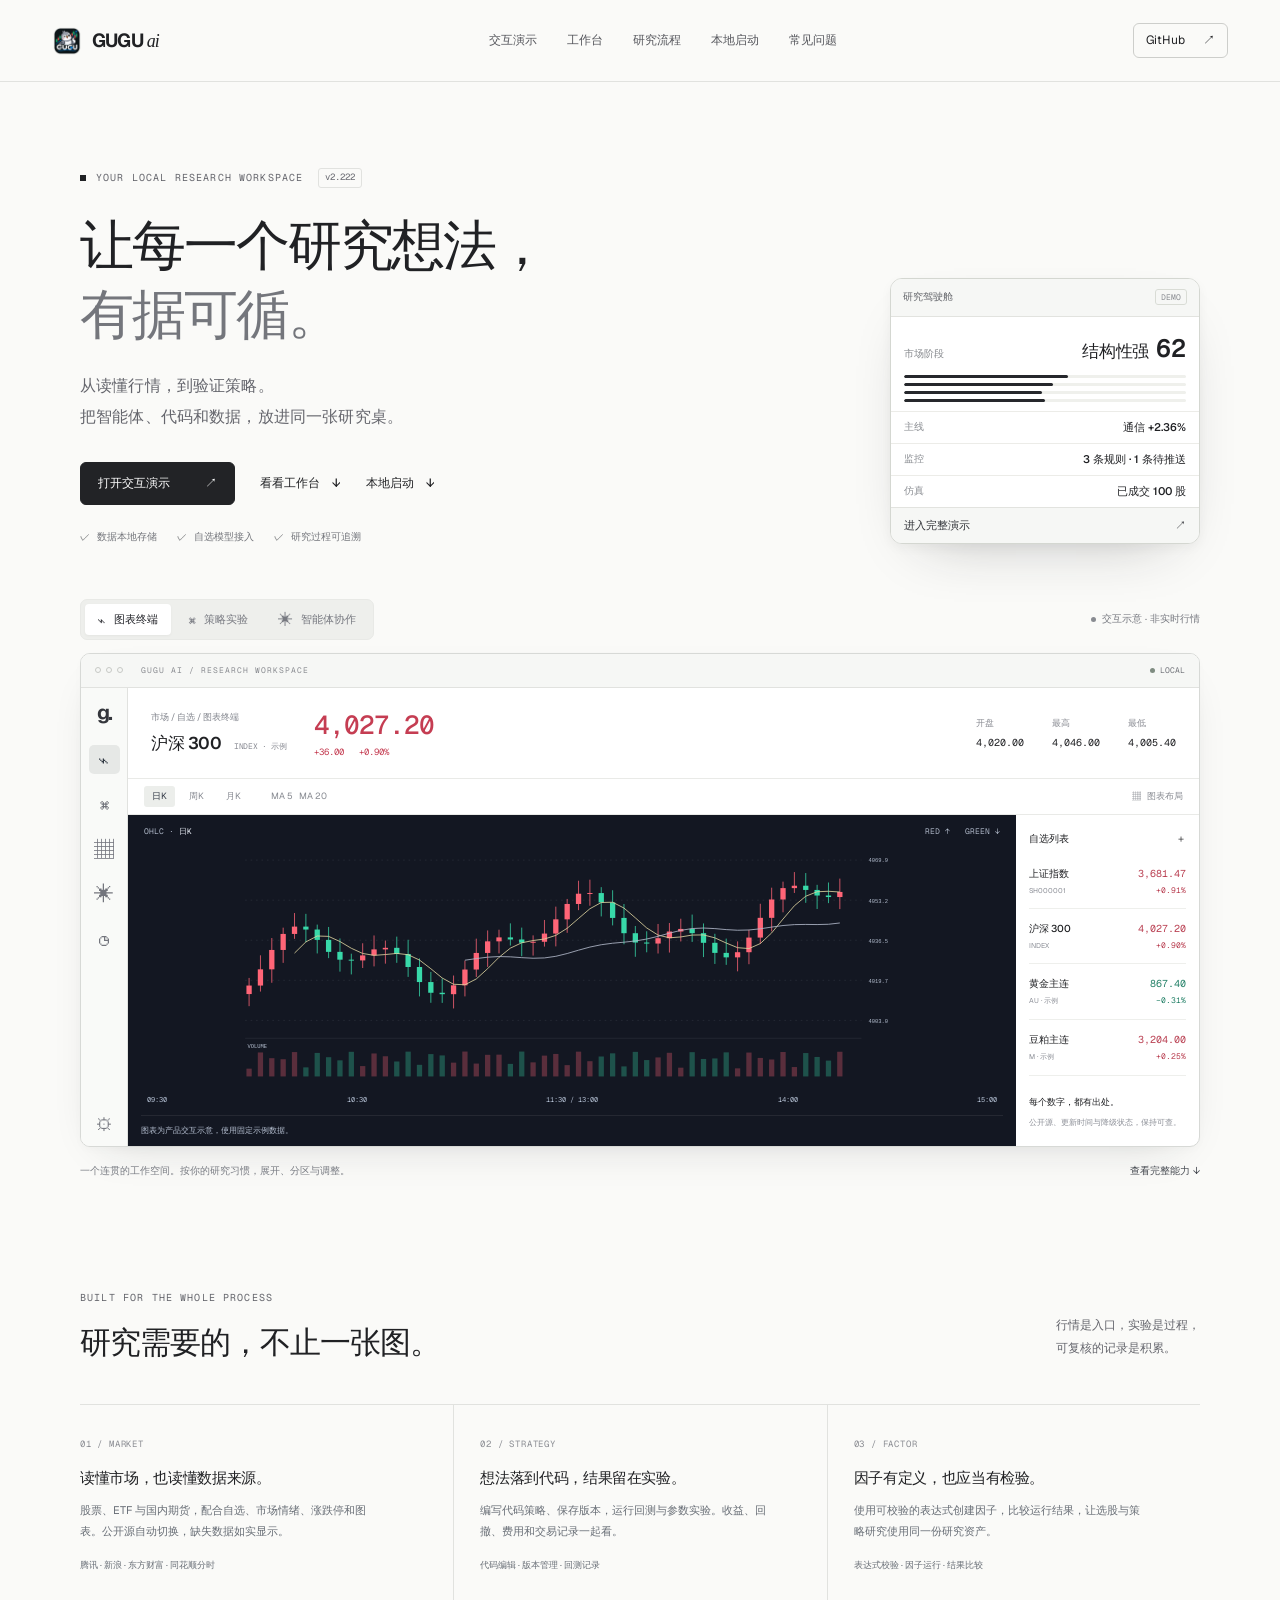
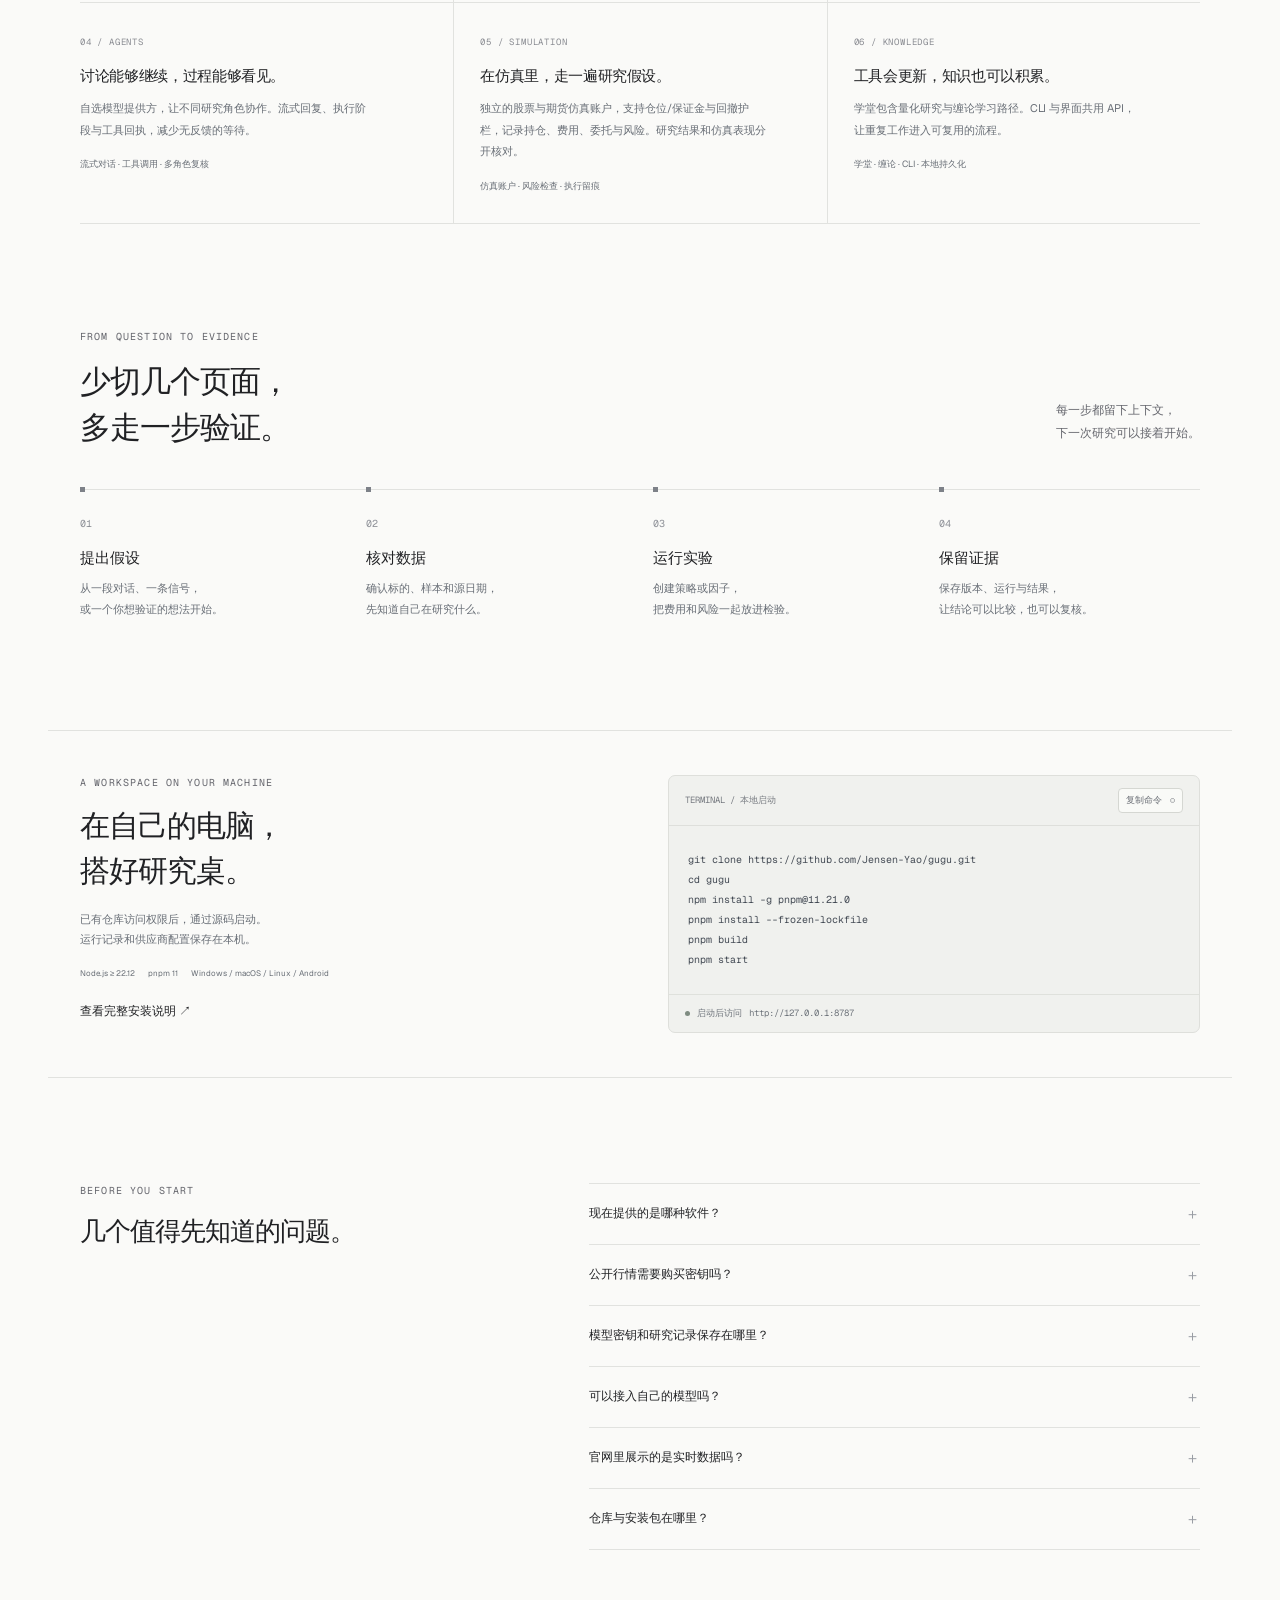
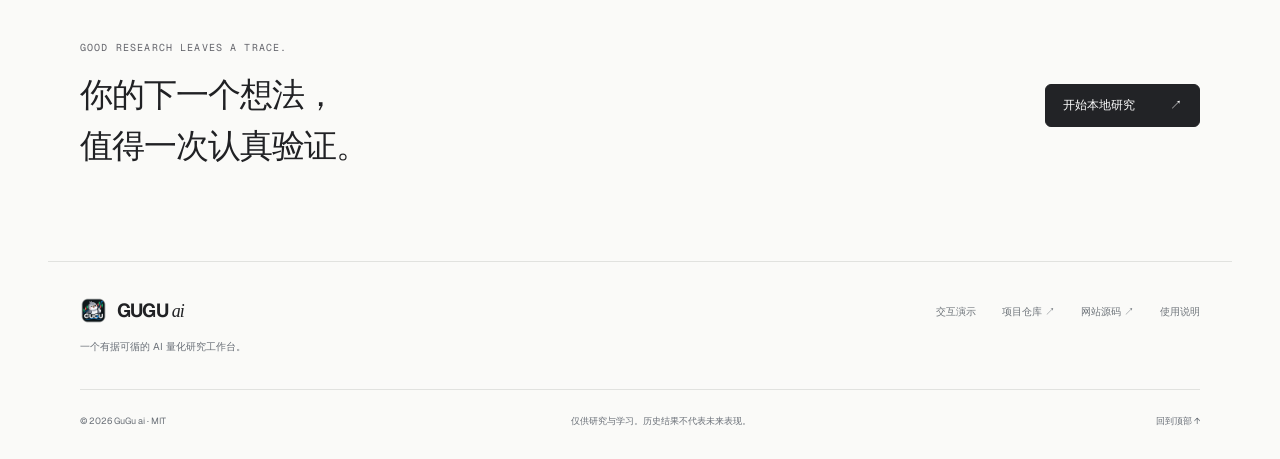
<file: site/index.html>
<!doctype html>
<html lang="zh-CN">
<head>
  <meta charset="utf-8">
  <meta name="viewport" content="width=device-width, initial-scale=1">
  <meta name="theme-color" content="#fafaf8">
  <meta name="description" content="GuGu ai 是在本地运行的 AI 量化研究工作台。把行情、智能体、代码策略、因子检验与仿真账户连接成可追溯的研究流程。">
  <meta property="og:title" content="GuGu ai — 让每一个研究想法，有据可循。">
  <meta property="og:description" content="行情、策略、因子与智能体，一个连贯的本地研究工作台。">
  <meta property="og:type" content="website">
  <meta property="og:url" content="https://jensen-yao.github.io/gugu-site/">
  <meta name="twitter:card" content="summary_large_image">
  <meta property="og:image" content="https://jensen-yao.github.io/gugu-site/assets/social.png">
  <link rel="canonical" href="https://jensen-yao.github.io/gugu-site/">
  <link rel="icon" href="assets/logo.png" type="image/png">
  <link rel="stylesheet" href="style.css?v=2221">
  <title>GuGu ai · 让研究，有据可循。</title>
  <script src="app.js" defer></script>
</head>
<body>
  <a class="skip-link" href="#main">跳到正文</a>
  <header class="site-header">
    <a class="brand" href="#" aria-label="GuGu ai 首页"><img src="assets/logo.png" width="30" height="30" alt=""><span>GUGU<span class="brand-ai">ai</span></span></a>
    <nav aria-label="主导航"><a href="demo.html">交互演示</a><a href="#workspace">工作台</a><a href="#workflow">研究流程</a><a href="#start">本地启动</a><a href="#questions">常见问题</a></nav>
    <a class="header-action" href="https://github.com/Jensen-Yao/gugu" target="_blank" rel="noopener noreferrer">GitHub <span aria-hidden="true">↗</span></a>
  </header>
  <main id="main">
    <section class="hero section-wrap" aria-labelledby="hero-title">
      <div class="hero-copy">
        <div class="eyebrow"><span class="small-mark" aria-hidden="true"></span> YOUR LOCAL RESEARCH WORKSPACE <span class="version">v2.222</span></div>
        <h1 id="hero-title">让每一个研究想法，<br><span>有据可循。</span></h1>
        <p class="hero-description">从读懂行情，到验证策略。<br class="desktop-break">把智能体、代码和数据，放进同一张研究桌。</p>
        <div class="hero-actions"><a class="button button-primary" href="demo.html">打开交互演示 <span aria-hidden="true">↗</span></a><a class="text-link" href="#workspace">看看工作台 <span aria-hidden="true">↓</span></a><a class="text-link" href="#start">本地启动 <span aria-hidden="true">↓</span></a></div>
        <div class="hero-notes"><span><i aria-hidden="true">✓</i> 数据本地存储</span><span><i aria-hidden="true">✓</i> 自选模型接入</span><span><i aria-hidden="true">✓</i> 研究过程可追溯</span></div>
      </div>
      <div class="hero-live" aria-label="GuGu 工作台预览">
        <div class="hero-live-head"><span>研究驾驶舱</span><em>DEMO</em></div>
        <div class="hero-live-score"><span>市场阶段</span><b>结构性强</b><strong>62</strong></div>
        <div class="hero-live-bars"><i><em style="width:58%"></em></i><i><em style="width:53%"></em></i><i><em style="width:49%"></em></i><i><em style="width:50%"></em></i></div>
        <div class="hero-live-row"><span>主线</span><b>通信 +2.36%</b></div>
        <div class="hero-live-row"><span>监控</span><b>3 条规则 · 1 条待推送</b></div>
        <div class="hero-live-row"><span>仿真</span><b>已成交 100 股</b></div>
        <a href="demo.html">进入完整演示 <span aria-hidden="true">↗</span></a>
      </div>
    </section>

    <section id="workspace" class="workspace-section section-wrap" aria-labelledby="workspace-title">
      <div class="workspace-heading"><h2 id="workspace-title" class="visually-hidden">探索研究工作台</h2><div class="preview-tabs" role="tablist" aria-label="工作台预览"><button id="tab-market" role="tab" aria-selected="true" aria-controls="preview-market" tabindex="0" data-view="market"><span aria-hidden="true">⌁</span> 图表终端</button><button id="tab-strategy" role="tab" aria-selected="false" aria-controls="preview-strategy" tabindex="-1" data-view="strategy"><span aria-hidden="true">⌘</span> 策略实验</button><button id="tab-agent" role="tab" aria-selected="false" aria-controls="preview-agent" tabindex="-1" data-view="agent"><span aria-hidden="true">✳</span> 智能体协作</button></div><span class="preview-label"><span aria-hidden="true"></span> 交互示意 · 非实时行情</span></div>
      <div class="product-window">
        <div class="window-chrome"><span class="window-dot"></span><span class="window-dot"></span><span class="window-dot"></span><span class="window-title">GUGU AI / RESEARCH WORKSPACE</span><span class="window-local"><span></span> LOCAL</span></div>
        <div class="product-content">
          <aside class="product-rail" aria-hidden="true"><span class="mini-logo">g.</span><span class="rail-item selected">⌁</span><span class="rail-item">⌘</span><span class="rail-item">▦</span><span class="rail-item">✳</span><span class="rail-item">◷</span><span class="rail-bottom">⚙</span></aside>
          <div class="preview-main">
            <section id="preview-market" class="preview-panel" role="tabpanel" aria-labelledby="tab-market">
              <div class="terminal-top"><div><span class="terminal-breadcrumb">市场 / 自选 / 图表终端</span><h3>沪深 300 <span>INDEX · 示例</span></h3></div><div class="terminal-price"><strong>4,027.20</strong><span>+36.00 &nbsp; +0.90%</span></div><dl class="preview-metrics"><div><dt>开盘</dt><dd>4,020.00</dd></div><div><dt>最高</dt><dd>4,046.00</dd></div><div><dt>最低</dt><dd>4,005.40</dd></div></dl></div>
              <div class="terminal-tools"><div class="periods" role="group" aria-label="示意图周期"><button data-period="1d" class="selected" aria-pressed="true">日K</button><button data-period="1w" aria-pressed="false">周K</button><button data-period="1M" aria-pressed="false">月K</button></div><span>MA 5 &nbsp; MA 20</span><span class="tool-layout">▦ &nbsp; 图表布局</span></div>
              <div class="terminal-body"><div class="chart-preview"><div class="chart-caption"><span>OHLC · <b id="chart-period-label">日K</b></span><span>RED ↑ &nbsp; GREEN ↓</span></div><svg id="market-chart" viewBox="0 0 850 320" role="img" aria-label="可切换周期的红涨绿跌K线示意图"></svg><div class="chart-footer"><span>09:30</span><span>10:30</span><span>11:30 / 13:00</span><span>14:00</span><span>15:00</span></div><div class="chart-source">图表为产品交互示意，使用固定示例数据。</div></div><aside class="watch-preview"><div>自选列表 <span>＋</span></div><dl><div><dt>上证指数<small>SH000001</small></dt><dd class="up">3,681.47<small>+0.91%</small></dd></div><div><dt>沪深 300<small>INDEX</small></dt><dd class="up">4,027.20<small>+0.90%</small></dd></div><div><dt>黄金主连<small>AU · 示例</small></dt><dd class="down">867.40<small>−0.31%</small></dd></div><div><dt>豆粕主连<small>M · 示例</small></dt><dd class="up">3,204.00<small>+0.25%</small></dd></div></dl><div class="watch-bottom"><b>每个数字，都有出处。</b><p>公开源、更新时间与降级状态，保持可查。</p></div></aside></div>
            </section>
            <section id="preview-strategy" class="preview-panel strategy-preview" role="tabpanel" aria-labelledby="tab-strategy" hidden>
              <div class="demo-heading"><div><span class="terminal-breadcrumb">研究 / 策略实验</span><h3>把假设，交给数据验证。</h3></div><span class="demo-badge">工作流示意</span></div>
              <div class="strategy-grid"><div class="code-demo"><div><span>trend_research.js</span><span>JavaScript</span></div><pre><code><span class="code-comment">// 先定义信号，再检验假设。</span>
<span class="code-keyword">const</span> fast = sma(close, <span class="code-number">10</span>);
<span class="code-keyword">const</span> slow = sma(close, <span class="code-number">30</span>);

<span class="code-keyword">return</span> {
  enter: crossAbove(fast, slow),
  exit: crossBelow(fast, slow),
  risk: { maxWeight: <span class="code-number">0.2</span> }
};

<span class="code-comment">// 伪代码示意，请按平台运行接口编写。</span></code></pre></div><div class="experiment-steps"><div><span>01</span><section><b>明确研究假设</b><p>信号、标的、样本窗口与风险约束。</p></section><i>✓</i></div><div><span>02</span><section><b>运行回测实验</b><p>把费用、滑点与样本边界放进结果。</p></section><i>✓</i></div><div><span>03</span><section><b>比较运行与证据</b><p>保留参数版本、运行记录与指标。</p></section><i>✓</i></div><div class="experiment-note">收益曲线只是开始。<br><b>研究结论，应当能够被复核。</b></div></div></div>
            </section>
            <section id="preview-agent" class="preview-panel agent-preview" role="tabpanel" aria-labelledby="tab-agent" hidden>
              <div class="demo-heading"><div><span class="terminal-breadcrumb">研究 / 智能体协作</span><h3>看得见过程，也找得到依据。</h3></div><span class="demo-badge">对话过程示意</span></div><div class="agent-demo-grid"><div class="agent-conversation"><div class="demo-user">研究沪深 300 的动量策略，先确认数据，再提出验证方案。</div><div class="demo-agent"><span class="agent-avatar">g.</span><div><b>GUGU 研究助手</b><p>先检查数据来源与样本窗口，再比较不同动量周期的表现。将交易成本和回撤作为检验约束。</p><div class="tool-receipt"><span>✓</span><div><strong>读取市场历史数据</strong><small>工具回执 · 提供方 / 周期 / 样本范围</small></div><span>已完成</span></div><details><summary>查看研究阶段</summary><p>核实数据 → 明确假设 → 设计实验 → 复核证据。模型提供的过程说明与工具回执可展开查看。</p></details></div></div></div><div class="agent-roles"><span class="tiny-title">一起研究，各有侧重</span><div><i>01</i><b>行情分析</b><small>价格、结构与样本质量</small></div><div><i>02</i><b>策略研究</b><small>信号、参数与实验设计</small></div><div><i>03</i><b>风险复核</b><small>回撤、成本与失效条件</small></div><p>工具调用与结果有迹可循，<br>等待也能知道进度。</p></div></div>
            </section>
          </div>
        </div>
      </div>
      <div class="workspace-caption"><span>一个连贯的工作空间。按你的研究习惯，展开、分区与调整。</span><a href="#capabilities">查看完整能力 <span aria-hidden="true">↓</span></a></div>
    </section>

    <section id="capabilities" class="capabilities section-wrap" aria-labelledby="capabilities-title">
      <div class="section-heading"><div><span class="eyebrow">BUILT FOR THE WHOLE PROCESS</span><h2 id="capabilities-title">研究需要的，不止一张图。</h2></div><p>行情是入口，实验是过程，<br>可复核的记录是积累。</p></div>
      <div class="capability-grid"><article><span class="feature-index">01 / MARKET</span><h3>读懂市场，也读懂数据来源。</h3><p>股票、ETF 与国内期货，配合自选、市场情绪、涨跌停和图表。公开源自动切换，缺失数据如实显示。</p><span class="feature-note">腾讯 · 新浪 · 东方财富 · 同花顺分时</span></article><article><span class="feature-index">02 / STRATEGY</span><h3>想法落到代码，结果留在实验。</h3><p>编写代码策略、保存版本，运行回测与参数实验。收益、回撤、费用和交易记录一起看。</p><span class="feature-note">代码编辑 · 版本管理 · 回测记录</span></article><article><span class="feature-index">03 / FACTOR</span><h3>因子有定义，也应当有检验。</h3><p>使用可校验的表达式创建因子，比较运行结果，让选股与策略研究使用同一份研究资产。</p><span class="feature-note">表达式校验 · 因子运行 · 结果比较</span></article><article><span class="feature-index">04 / AGENTS</span><h3>讨论能够继续，过程能够看见。</h3><p>自选模型提供方，让不同研究角色协作。流式回复、执行阶段与工具回执，减少无反馈的等待。</p><span class="feature-note">流式对话 · 工具调用 · 多角色复核</span></article><article><span class="feature-index">05 / SIMULATION</span><h3>在仿真里，走一遍研究假设。</h3><p>独立的股票与期货仿真账户，支持仓位/保证金与回撤护栏，记录持仓、费用、委托与风险。研究结果和仿真表现分开核对。</p><span class="feature-note">仿真账户 · 风险检查 · 执行留痕</span></article><article><span class="feature-index">06 / KNOWLEDGE</span><h3>工具会更新，知识也可以积累。</h3><p>学堂包含量化研究与缠论学习路径。CLI 与界面共用 API，让重复工作进入可复用的流程。</p><span class="feature-note">学堂 · 缠论 · CLI · 本地持久化</span></article></div>
    </section>

    <section id="workflow" class="workflow section-wrap" aria-labelledby="workflow-title"><div class="section-heading"><div><span class="eyebrow">FROM QUESTION TO EVIDENCE</span><h2 id="workflow-title">少切几个页面，<br>多走一步验证。</h2></div><p>每一步都留下上下文，<br>下一次研究可以接着开始。</p></div><ol class="workflow-line"><li><span>01</span><h3>提出假设</h3><p>从一段对话、一条信号，<br>或一个你想验证的想法开始。</p></li><li><span>02</span><h3>核对数据</h3><p>确认标的、样本和源日期，<br>先知道自己在研究什么。</p></li><li><span>03</span><h3>运行实验</h3><p>创建策略或因子，<br>把费用和风险一起放进检验。</p></li><li><span>04</span><h3>保留证据</h3><p>保存版本、运行与结果，<br>让结论可以比较，也可以复核。</p></li></ol></section>

    <section id="start" class="start-section section-wrap" aria-labelledby="start-title"><div class="start-copy"><span class="eyebrow">A WORKSPACE ON YOUR MACHINE</span><h2 id="start-title">在自己的电脑，<br>搭好研究桌。</h2><p>已有仓库访问权限后，通过源码启动。<br>运行记录和供应商配置保存在本机。</p><div class="start-requirements"><span>Node.js ≥ 22.12</span><span>pnpm 11</span><span>Windows / macOS / Linux / Android</span></div><a class="text-link" href="https://github.com/Jensen-Yao/gugu#快速开始" target="_blank" rel="noopener noreferrer">查看完整安装说明 ↗</a></div><div class="install-panel"><div class="install-heading"><span>TERMINAL / 本地启动</span><button id="copy-install" type="button" aria-label="复制启动命令">复制命令 <span aria-hidden="true">▢</span></button></div><pre><code id="install-code">git clone https://github.com/Jensen-Yao/gugu.git
cd gugu
npm install -g pnpm@11.21.0
pnpm install --frozen-lockfile
pnpm build
pnpm start</code></pre><div class="install-footer"><span class="local-dot"></span> 启动后访问 <code>http://127.0.0.1:8787</code></div><p id="copy-status" class="visually-hidden" role="status" aria-live="polite"></p></div></section>

    <section id="questions" class="faq section-wrap" aria-labelledby="faq-title"><div class="faq-heading"><span class="eyebrow">BEFORE YOU START</span><h2 id="faq-title">几个值得先知道的问题。</h2></div><div class="faq-list"><details><summary>现在提供的是哪种软件？<span aria-hidden="true">＋</span></summary><p>目前提供本地 Web 工作台、Node.js 服务、CLI、Electron 桌面端，以及 Android 原生端。桌面端复用同一界面和本地后端；Android 端内置全部沪深北A股与国内期货完整合约目录、公开行情快照、本地模拟炒股、研究、学堂与工具，不需要填写服务地址。公开下载站尚未发布。此站点用于介绍产品与演示交互。</p></details><details><summary>公开行情需要购买密钥吗？<span aria-hidden="true">＋</span></summary><p>已接入的公开行情通道无需密钥。它们通过轮询获取数据，可能延迟、限流或暂时不可用，并非交易所逐笔行情。页面会展示来源、源日期与快照降级状态；同花顺通道用于股票分时。</p></details><details><summary>模型密钥和研究记录保存在哪里？<span aria-hidden="true">＋</span></summary><p>供应商配置、会话和研究记录保存在本机 data 目录，不放入代码仓库。使用模型时，请求会发往你选择的模型提供方；调用外部工具时，数据传输范围由对应连接配置决定。</p></details><details><summary>可以接入自己的模型吗？<span aria-hidden="true">＋</span></summary><p>可以在工作台设置里配置模型提供方，包括 OpenAI 兼容接口及本地模型服务。模型的费用、网络可用性与工具支持，以你配置的提供方为准。</p></details><details><summary>官网里展示的是实时数据吗？<span aria-hidden="true">＋</span></summary><p>官网预览采用固定示例数据，帮助理解页面和研究流程。实际行情、模型调用和研究任务需要在启动后的本地工作台中使用。</p></details><details><summary>仓库与安装包在哪里？<span aria-hidden="true">＋</span></summary><p>应用代码位于 GitHub 项目仓库，目前需要访问权限。可以按 README 从源码运行，也可在本地执行 `pnpm desktop:build` 生成 Windows 安装包；这里没有提供未经发布的下载链接。</p></details></div></section>

    <section class="final-cta section-wrap"><div><span class="eyebrow">GOOD RESEARCH LEAVES A TRACE.</span><h2>你的下一个想法，<br>值得一次认真验证。</h2></div><a class="button button-primary" href="#start">开始本地研究 <span aria-hidden="true">↗</span></a></section>
  </main>
  <footer class="site-footer section-wrap"><div><a class="brand" href="#"><img src="assets/logo.png" width="27" height="27" alt=""><span>GUGU<span class="brand-ai">ai</span></span></a><p>一个有据可循的 AI 量化研究工作台。</p></div><div class="footer-links"><a href="demo.html">交互演示</a><a href="https://github.com/Jensen-Yao/gugu" target="_blank" rel="noopener noreferrer">项目仓库 ↗</a><a href="https://github.com/Jensen-Yao/gugu-site" target="_blank" rel="noopener noreferrer">网站源码 ↗</a><a href="#questions">使用说明</a></div><div class="footer-bottom"><span>© 2026 GuGu ai · MIT</span><span>仅供研究与学习。历史结果不代表未来表现。</span><a href="#">回到顶部 ↑</a></div></footer>
</body>
</html>
</file>
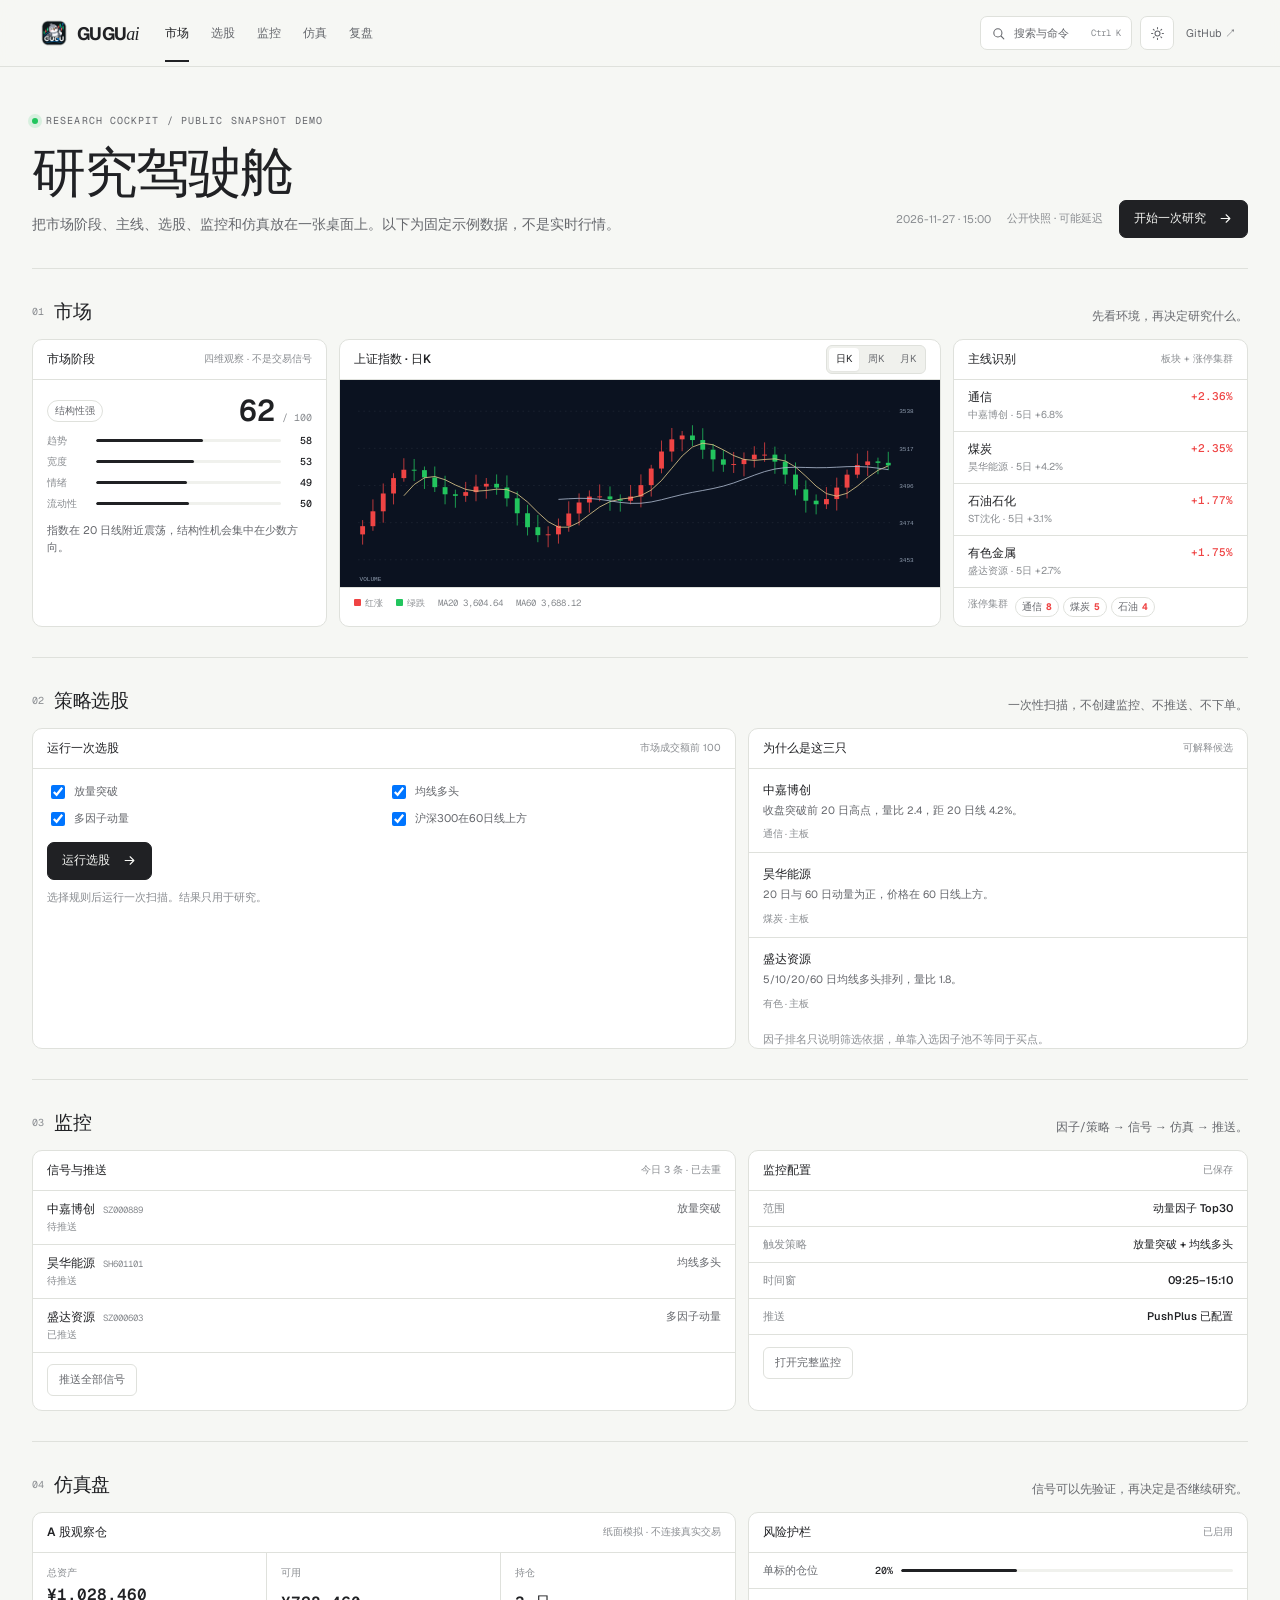
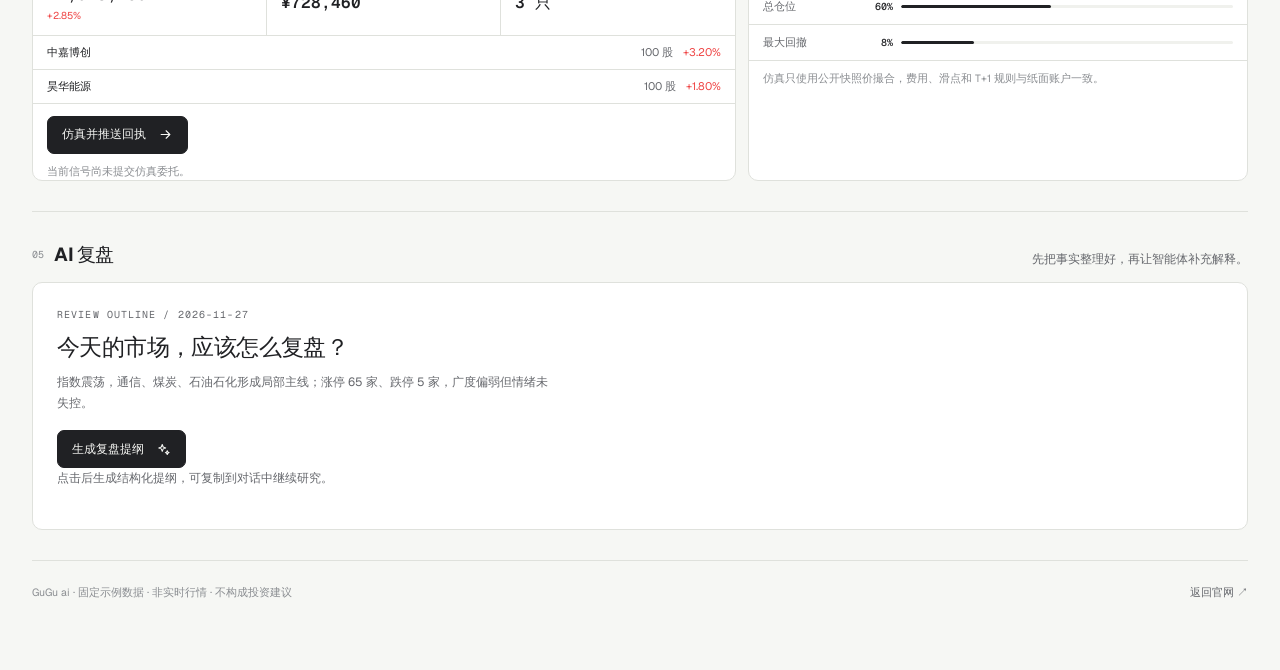
<file: site/demo.html>
<!doctype html>
<html lang="zh-CN" data-theme="light">
<head>
  <meta charset="utf-8">
  <meta name="viewport" content="width=device-width, initial-scale=1">
  <meta name="theme-color" content="#f6f7f4">
  <meta name="description" content="GuGu ai 交互演示：市场阶段、策略选股、监控信号、仿真盘和命令面板。使用固定示例数据。">
  <title>GuGu ai · 交互演示</title>
  <link rel="icon" href="assets/logo.png" type="image/png">
  <link rel="stylesheet" href="demo.css">
  <script src="demo.js" defer></script>
</head>
<body>
  <a class="skip-link" href="#demo-main">跳到演示正文</a>
  <svg class="svg-sprite" aria-hidden="true"><defs>
    <symbol id="i-chart" viewBox="0 0 24 24"><path d="M4 19V5M4 19h16M7 15l4-5 3 3 5-7"/></symbol>
    <symbol id="i-search" viewBox="0 0 24 24"><circle cx="11" cy="11" r="6.5"/><path d="m16 16 4.5 4.5"/></symbol>
    <symbol id="i-flask" viewBox="0 0 24 24"><path d="M9 3h6M9 4v5l-5 9.2A1.6 1.6 0 0 0 5.4 21h13.2a1.6 1.6 0 0 0 1.4-2.8L15 9V4M7.5 15h9"/></symbol>
    <symbol id="i-wallet" viewBox="0 0 24 24"><path d="M4 7.5A1.5 1.5 0 0 1 5.5 6h13A1.5 1.5 0 0 1 20 7.5v9a1.5 1.5 0 0 1-1.5 1.5h-13A1.5 1.5 0 0 1 4 16.5v-9ZM16 12h2M4 10h16"/></symbol>
    <symbol id="i-bell" viewBox="0 0 24 24"><path d="M6 9a6 6 0 0 1 12 0c0 5 2 6 2 6H4s2-1 2-6ZM10 19a2 2 0 0 0 4 0"/></symbol>
    <symbol id="i-sparkles" viewBox="0 0 24 24"><path d="m10 4 1.5 4L15.5 9.5l-4 1.5L10 15l-1.5-4L4.5 9.5 8.5 8 10 4ZM18 14l.9 2.1L21 17l-2.1.9L18 20l-.9-2.1L15 17l2.1-.9L18 14Z"/></symbol>
    <symbol id="i-arrow" viewBox="0 0 24 24"><path d="M5 12h14M13 6l6 6-6 6"/></symbol>
    <symbol id="i-sun" viewBox="0 0 24 24"><circle cx="12" cy="12" r="4"/><path d="M12 2.5v2M12 19.5v2M2.5 12h2M19.5 12h2M5.3 5.3l1.4 1.4M17.3 17.3l1.4 1.4M18.7 5.3l-1.4 1.4M6.7 17.3l-1.4 1.4"/></symbol>
    <symbol id="i-command" viewBox="0 0 24 24"><path d="M9 6.5A2.5 2.5 0 1 0 6.5 9H9v6H6.5a2.5 2.5 0 1 0 2.5 2.5V19h6v1.5a2.5 2.5 0 1 0 2.5-2.5H15V9h2.5A2.5 2.5 0 1 0 15 6.5V5H9v1.5Z"/></symbol>
    <symbol id="i-layers" viewBox="0 0 24 24"><path d="m12 3 8 4.5-8 4.5-8-4.5L12 3ZM4 12l8 4.5 8-4.5M4 16.5 12 21l8-4.5"/></symbol>
  </defs></svg>

  <header class="demo-header">
    <a class="demo-brand" href="index.html" aria-label="返回 GuGu ai 官网"><img src="assets/logo.png" width="28" height="28" alt=""><span>GUGU<span>ai</span></span></a>
    <nav class="demo-nav" aria-label="演示导航">
      <a href="#market" data-nav="market">市场</a>
      <a href="#screener" data-nav="screener">选股</a>
      <a href="#monitor" data-nav="monitor">监控</a>
      <a href="#paper" data-nav="paper">仿真</a>
      <a href="#review" data-nav="review">复盘</a>
    </nav>
    <div class="demo-header-actions">
      <button class="command-trigger" type="button" data-command-open><svg><use href="#i-search"/></svg><span>搜索与命令</span><kbd>Ctrl K</kbd></button>
      <button class="icon-button" type="button" data-theme-toggle aria-label="切换深浅主题" title="切换深浅主题"><svg class="theme-sun"><use href="#i-sun"/></svg><svg class="theme-moon"><use href="#i-command"/></svg></button>
      <a class="demo-github" href="https://github.com/Jensen-Yao/gugu" target="_blank" rel="noopener noreferrer">GitHub ↗</a>
    </div>
  </header>

  <main id="demo-main" class="demo-main">
    <section class="demo-hero" aria-labelledby="demo-title">
      <div>
        <div class="demo-eyebrow"><span class="live-dot"></span> RESEARCH COCKPIT / PUBLIC SNAPSHOT DEMO</div>
        <h1 id="demo-title">研究驾驶舱</h1>
        <p>把市场阶段、主线、选股、监控和仿真放在一张桌面上。以下为固定示例数据，不是实时行情。</p>
      </div>
      <div class="demo-hero-meta"><span>2026-11-27 · 15:00</span><span>公开快照 · 可能延迟</span><button class="primary-button" type="button" data-command-open>开始一次研究 <svg><use href="#i-arrow"/></svg></button></div>
    </section>

    <section id="market" class="demo-section" aria-labelledby="market-title">
      <div class="section-heading"><div><span class="section-index">01</span><h2 id="market-title">市场</h2></div><p>先看环境，再决定研究什么。</p></div>
      <div class="demo-grid market-grid">
        <article class="demo-card phase-card">
          <div class="card-head"><span>市场阶段</span><small>四维观察 · 不是交易信号</small></div>
          <div class="phase-score"><span class="phase-pill">结构性强</span><b>62</b><small>/ 100</small></div>
          <div class="phase-bars">
            <div><span>趋势</span><i><em style="width:58%"></em></i><b>58</b></div>
            <div><span>宽度</span><i><em style="width:53%"></em></i><b>53</b></div>
            <div><span>情绪</span><i><em style="width:49%"></em></i><b>49</b></div>
            <div><span>流动性</span><i><em style="width:50%"></em></i><b>50</b></div>
          </div>
          <p>指数在 20 日线附近震荡，结构性机会集中在少数方向。</p>
        </article>

        <article class="demo-card chart-card">
          <div class="card-head"><span>上证指数 · 日K</span><div class="segmented" role="group" aria-label="示例周期"><button class="selected" type="button" data-demo-period="1d">日K</button><button type="button" data-demo-period="1w">周K</button><button type="button" data-demo-period="1M">月K</button></div></div>
          <div class="chart-wrap"><svg id="demo-chart" viewBox="0 0 760 260" role="img" aria-label="上证指数示例K线"></svg></div>
          <div class="chart-legend"><span><i class="red"></i>红涨</span><span><i class="green"></i>绿跌</span><span>MA20 3,604.64</span><span>MA60 3,688.12</span></div>
        </article>

        <article class="demo-card mainline-card">
          <div class="card-head"><span>主线识别</span><small>板块 + 涨停集群</small></div>
          <div class="mainline-list">
            <button type="button"><b>通信</b><span>+2.36%</span><small>中嘉博创 · 5日 +6.8%</small></button>
            <button type="button"><b>煤炭</b><span>+2.35%</span><small>昊华能源 · 5日 +4.2%</small></button>
            <button type="button"><b>石油石化</b><span>+1.77%</span><small>ST沈化 · 5日 +3.1%</small></button>
            <button type="button"><b>有色金属</b><span>+1.75%</span><small>盛达资源 · 5日 +2.7%</small></button>
          </div>
          <div class="tag-row"><span>涨停集群</span><em>通信 <b>8</b></em><em>煤炭 <b>5</b></em><em>石油 <b>4</b></em></div>
        </article>
      </div>
    </section>

    <section id="screener" class="demo-section" aria-labelledby="screener-title">
      <div class="section-heading"><div><span class="section-index">02</span><h2 id="screener-title">策略选股</h2></div><p>一次性扫描，不创建监控、不推送、不下单。</p></div>
      <div class="demo-grid screener-grid">
        <article class="demo-card screener-card">
          <div class="card-head"><span>运行一次选股</span><small>市场成交额前 100</small></div>
          <div class="rule-grid">
            <label><input type="checkbox" checked> 放量突破</label>
            <label><input type="checkbox" checked> 均线多头</label>
            <label><input type="checkbox" checked> 多因子动量</label>
            <label><input type="checkbox" checked> 沪深300在60日线上方</label>
          </div>
          <button class="primary-button" type="button" data-run-screener>运行选股 <svg><use href="#i-arrow"/></svg></button>
          <p class="demo-note" data-screener-status>选择规则后运行一次扫描。结果只用于研究。</p>
          <div class="screener-results" data-screener-results hidden>
            <button type="button"><b>中嘉博创 <small>SZ000889</small></b><span>+2.36%</span><em>放量突破 · 均线多头</em></button>
            <button type="button"><b>昊华能源 <small>SH601101</small></b><span>+2.35%</span><em>多因子动量</em></button>
            <button type="button"><b>盛达资源 <small>SZ000603</small></b><span>+1.75%</span><em>放量突破</em></button>
          </div>
        </article>

        <article class="demo-card screener-side">
          <div class="card-head"><span>为什么是这三只</span><small>可解释候选</small></div>
          <div class="reason-list">
            <div><b>中嘉博创</b><p>收盘突破前 20 日高点，量比 2.4，距 20 日线 4.2%。</p><span>通信 · 主板</span></div>
            <div><b>昊华能源</b><p>20 日与 60 日动量为正，价格在 60 日线上方。</p><span>煤炭 · 主板</span></div>
            <div><b>盛达资源</b><p>5/10/20/60 日均线多头排列，量比 1.8。</p><span>有色 · 主板</span></div>
          </div>
          <p class="demo-note">因子排名只说明筛选依据，单靠入选因子池不等同于买点。</p>
        </article>
      </div>
    </section>

    <section id="monitor" class="demo-section" aria-labelledby="monitor-title">
      <div class="section-heading"><div><span class="section-index">03</span><h2 id="monitor-title">监控</h2></div><p>因子/策略 → 信号 → 仿真 → 推送。</p></div>
      <div class="demo-grid monitor-grid">
        <article class="demo-card monitor-card">
          <div class="card-head"><span>信号与推送</span><small>今日 3 条 · 已去重</small></div>
          <div class="signal-list">
            <button type="button" data-signal><b>中嘉博创 <small>SZ000889</small></b><span>放量突破</span><em>待推送</em></button>
            <button type="button" data-signal><b>昊华能源 <small>SH601101</small></b><span>均线多头</span><em>待推送</em></button>
            <button type="button" data-signal><b>盛达资源 <small>SZ000603</small></b><span>多因子动量</span><em>已推送</em></button>
          </div>
          <button class="ghost-button" type="button" data-push-all>推送全部信号</button>
        </article>

        <article class="demo-card monitor-config">
          <div class="card-head"><span>监控配置</span><small>已保存</small></div>
          <div class="config-row"><span>范围</span><b>动量因子 Top30</b></div>
          <div class="config-row"><span>触发策略</span><b>放量突破 + 均线多头</b></div>
          <div class="config-row"><span>时间窗</span><b>09:25–15:10</b></div>
          <div class="config-row"><span>推送</span><b>PushPlus 已配置</b></div>
          <button class="ghost-button" type="button" data-open-monitor>打开完整监控</button>
        </article>
      </div>
    </section>

    <section id="paper" class="demo-section" aria-labelledby="paper-title">
      <div class="section-heading"><div><span class="section-index">04</span><h2 id="paper-title">仿真盘</h2></div><p>信号可以先验证，再决定是否继续研究。</p></div>
      <div class="demo-grid paper-grid">
        <article class="demo-card paper-card">
          <div class="card-head"><span>A 股观察仓</span><small>纸面模拟 · 不连接真实交易</small></div>
          <div class="paper-metrics"><div><span>总资产</span><b>¥1,028,460</b><em>+2.85%</em></div><div><span>可用</span><b>¥728,460</b></div><div><span>持仓</span><b>3 只</b></div></div>
          <div class="position-list"><div><b>中嘉博创</b><span>100 股</span><em>+3.20%</em></div><div><b>昊华能源</b><span>100 股</span><em>+1.80%</em></div></div>
          <button class="primary-button" type="button" data-simulate>仿真并推送回执 <svg><use href="#i-arrow"/></svg></button>
          <p class="demo-note" data-paper-status>当前信号尚未提交仿真委托。</p>
        </article>

        <article class="demo-card paper-side">
          <div class="card-head"><span>风险护栏</span><small>已启用</small></div>
          <div class="risk-row"><span>单标的仓位</span><b>20%</b><i><em style="width:35%"></em></i></div>
          <div class="risk-row"><span>总仓位</span><b>60%</b><i><em style="width:45%"></em></i></div>
          <div class="risk-row"><span>最大回撤</span><b>8%</b><i><em style="width:22%"></em></i></div>
          <p class="demo-note">仿真只使用公开快照价撮合，费用、滑点和 T+1 规则与纸面账户一致。</p>
        </article>
      </div>
    </section>

    <section id="review" class="demo-section" aria-labelledby="review-title">
      <div class="section-heading"><div><span class="section-index">05</span><h2 id="review-title">AI 复盘</h2></div><p>先把事实整理好，再让智能体补充解释。</p></div>
      <article class="demo-card review-card">
        <div class="review-copy"><span class="demo-eyebrow">REVIEW OUTLINE / 2026-11-27</span><h3>今天的市场，应该怎么复盘？</h3><p>指数震荡，通信、煤炭、石油石化形成局部主线；涨停 65 家、跌停 5 家，广度偏弱但情绪未失控。</p><button class="primary-button" type="button" data-review>生成复盘提纲 <svg><use href="#i-sparkles"/></svg></button><p class="demo-note" data-review-status>点击后生成结构化提纲，可复制到对话中继续研究。</p></div>
        <div class="review-list" data-review-output hidden><div><b>1. 市场阶段</b><p>结构性强，趋势和广度没有同步走强。</p></div><div><b>2. 主线与分歧</b><p>通信、煤炭、石油石化领涨，需观察持续性和轮动。</p></div><div><b>3. 明日观察</b><p>指数能否守住 20 日线、涨停晋级率、成交额是否放大。</p></div><div><b>4. 风险边界</b><p>公开快照可能延迟；不把单日脉冲当成趋势。</p></div></div>
      </article>
    </section>

    <footer class="demo-footer"><span>GuGu ai · 固定示例数据 · 非实时行情 · 不构成投资建议</span><a href="index.html">返回官网 ↗</a></footer>
  </main>

  <div class="command-overlay" data-command-overlay hidden>
    <section class="command-panel" role="dialog" aria-modal="true" aria-label="全局命令面板">
      <div class="command-input"><svg><use href="#i-search"/></svg><input data-command-input placeholder="搜索功能、标的或最近会话…" aria-label="搜索功能、标的或最近会话"><kbd>Esc</kbd></div>
      <div class="command-list" data-command-list>
        <button type="button" data-command-action="market"><span>市场阶段</span><small>打开市场面板</small><b>↵</b></button>
        <button type="button" data-command-action="screener"><span>策略选股</span><small>运行一次扫描</small><b>↵</b></button>
        <button type="button" data-command-action="monitor"><span>监控</span><small>查看信号与推送</small><b>↵</b></button>
        <button type="button" data-command-action="paper"><span>仿真盘</span><small>验证委托与回执</small><b>↵</b></button>
        <button type="button" data-command-action="review"><span>AI 复盘</span><small>生成复盘提纲</small><b>↵</b></button>
      </div>
      <div class="command-footer"><span><kbd>↑</kbd><kbd>↓</kbd> 选择</span><span><kbd>Enter</kbd> 打开</span><span><kbd>Esc</kbd> 关闭</span></div>
    </section>
  </div>
</body>
</html>
</file>
<file: site/style.css>
@font-face{font-family:Geist;src:url('assets/fonts/geist-latin.woff2') format('woff2');font-weight:100 900;font-display:swap}@font-face{font-family:'Geist Mono';src:url('assets/fonts/geist-mono-latin.woff2') format('woff2');font-weight:100 900;font-display:swap}
:root{color-scheme:light;--paper:#fafaf8;--ink:#202124;--muted:#65666d;--line:#e1e2df;--navy:#131722;--red:#ff6577;--green:#38d9a9;--mono:'Geist Mono',Consolas,monospace;font-family:Geist,'Segoe UI','PingFang SC','Microsoft YaHei',sans-serif;font-synthesis:none;scroll-behavior:smooth;scroll-padding-top:94px}*{box-sizing:border-box}body{margin:0;background:var(--paper);color:var(--ink);font-size:15px;-webkit-font-smoothing:antialiased}button,a{-webkit-tap-highlight-color:transparent}a{color:inherit;text-decoration:none}button{font:inherit;cursor:pointer}button:focus-visible,a:focus-visible,summary:focus-visible{outline:2px solid #45618a;outline-offset:5px}button,a,summary{touch-action:manipulation}h1,h2,h3,p{margin:0}button:disabled{cursor:default}[hidden]{display:none!important}.section-wrap{max-width:1184px;margin-inline:auto;padding-inline:32px}.eyebrow{display:flex;align-items:center;gap:10px;font:10px/1.6 var(--mono);letter-spacing:1.15px;color:var(--muted)}.site-header{max-width:1440px;margin:auto;padding:23px 52px;display:flex;align-items:center;justify-content:space-between;border-bottom:1px solid var(--line);gap:24px}.brand{display:inline-flex;align-items:center;gap:10px;font-size:19px;font-weight:680;letter-spacing:-.8px}.brand img{display:block}.brand-ai{font-family:Georgia,serif;font-style:italic;font-size:18px;letter-spacing:-1px;padding-left:4px;font-weight:500}.site-header nav{display:flex;gap:30px;margin-left:34px}.site-header nav a,.header-action{font-size:12px;color:#55565c}.site-header nav a:hover,.text-link:hover,.footer-links a:hover{color:#111;text-decoration:underline;text-underline-offset:5px}.header-action{display:flex;gap:18px;border:1px solid #cdcecb;border-radius:6px;padding:8px 12px;color:var(--ink)}.hero{padding-top:86px;padding-bottom:55px;display:grid;grid-template-columns:minmax(0,1fr) 310px;gap:32px;align-items:end}.small-mark{width:6px;height:6px;background:var(--ink)}.version{font:9px/1.5 var(--mono);letter-spacing:0;padding:2px 6px;border:1px solid var(--line);border-radius:3px;margin-left:5px}.hero h1{font-size:clamp(37px,4.2vw,57px);font-weight:630;line-height:1.3;letter-spacing:-2.1px;margin:23px 0 20px}.hero h1>span{color:#74767c}.hero-description{font-size:16px;line-height:1.95;color:var(--muted);letter-spacing:.15px}.hero-actions{display:flex;gap:25px;align-items:center;margin-top:29px}.button{display:inline-flex;align-items:center;justify-content:center;gap:35px;border-radius:6px;padding:12px 17px;font-size:12px;font-weight:500;min-height:43px;transition:background .16s ease,transform .16s ease}.button-primary{background:#222326;color:white;border:1px solid #222326}.button-primary:hover{background:#414246;transform:translateY(-1px)}.text-link{font-size:12px;font-weight:500;display:inline-flex;gap:12px;align-items:center}.hero-notes{display:flex;gap:20px;font-size:10px;color:#74767c;margin-top:25px}.hero-notes i{font-style:normal;padding-right:4px;color:#55575a}.hero-aside{padding:0 0 7px 22px;border-left:1px solid var(--line)}.aside-index{font:8px var(--mono);letter-spacing:.6px;color:#77797e;white-space:nowrap}.hero-aside svg{width:116px;margin:14px 0 12px;fill:none;stroke:#dcddda;stroke-width:1}.hero-aside .aside-trend{stroke:#535b69;stroke-width:1.5}.hero-aside svg circle{fill:#535b69;stroke:none}.hero-aside p{font-size:11px;line-height:1.9;color:#717379}.workspace-section{scroll-margin-top:25px}.workspace-heading{display:flex;justify-content:space-between;align-items:center;margin-bottom:13px;gap:16px}.preview-tabs{display:flex;gap:4px;padding:4px;background:#eeefec;border:1px solid #e8e9e6;border-radius:7px}.preview-tabs button{border:0;background:none;color:#777980;border-radius:4px;padding:8px 13px;font-size:11px;display:flex;gap:8px;align-items:center;white-space:nowrap;transition:background .14s ease,color .14s ease}.preview-tabs [aria-selected=true]{color:#25262b;background:#fff;box-shadow:0 1px 3px #0000000b}.preview-tabs button span{font-size:15px;line-height:1}.preview-label{font-size:10px;color:#777980;display:flex;align-items:center;gap:6px}.preview-label>span{width:5px;height:5px;border-radius:50%;background:#888b91}.product-window{background:#fff;border:1px solid #d7d9d6;border-radius:10px;overflow:hidden;box-shadow:0 16px 45px -24px #20212433,0 3px 8px #20212405}.window-chrome{height:34px;display:flex;align-items:center;gap:5px;padding:0 14px;background:#f6f7f5;border-bottom:1px solid #e1e2df}.window-dot{width:6px;height:6px;border-radius:50%;border:1px solid #c7c9c5}.window-title{font:8px var(--mono);letter-spacing:1px;color:#8b8d92;margin-left:13px}.window-local{margin-left:auto;display:flex;align-items:center;gap:5px;font:8px var(--mono);color:#74767c}.window-local>span,.local-dot{display:inline-block;width:5px;height:5px;border-radius:50%;background:#7f8c81}.product-content{display:flex;min-height:440px}.product-rail{flex:0 0 47px;border-right:1px solid var(--line);background:#f9faf8;padding:11px 7px;display:flex;align-items:center;flex-direction:column;gap:16px;color:#73757d}.mini-logo{font-size:21px;font-weight:650;color:#34363c;letter-spacing:-1.5px;margin-bottom:3px}.rail-item{display:grid;place-items:center;width:31px;height:29px;font-size:20px}.rail-item.selected{color:#313943;background:#e6e8e6;border-radius:5px}.rail-bottom{margin-top:auto;font-size:17px}.preview-main{flex:1;min-width:0}.terminal-top{display:flex;align-items:center;padding:20px 23px;gap:28px}.terminal-breadcrumb{display:block;font-size:9px;color:#81848c;margin-bottom:8px}.terminal-top h3{font-size:17px;font-weight:600;letter-spacing:-.4px}.terminal-top h3>span{font:8px var(--mono);font-weight:400;color:#8a8c94;margin-left:9px}.terminal-price{margin-right:auto;display:flex;flex-direction:column;gap:4px;color:#c53d52}.terminal-price strong{font:500 26px var(--mono);letter-spacing:-1px}.terminal-price>span{font:9px var(--mono)}.preview-metrics{display:flex;gap:28px;font-size:9px;margin:0}.preview-metrics dt{color:#8a8c93;margin-bottom:6px}.preview-metrics dd{margin:0;font:10px var(--mono)}.terminal-tools{display:flex;align-items:center;border-block:1px solid #e9eae7;gap:22px;padding:7px 16px;font-size:9px;color:#878a91}.periods{display:flex;gap:6px}.periods button{border:0;background:none;color:#858890;font-size:9px;padding:4px 8px;border-radius:3px}.periods .selected{color:#303744;background:#eceeeb}.tool-layout{margin-left:auto}.terminal-body{display:grid;grid-template-columns:1fr 183px;min-height:316px}.chart-preview{background:var(--navy);padding:11px 13px 8px;min-width:0;color:#bfc7d5}.chart-caption{display:flex;justify-content:space-between;gap:12px;font:8px var(--mono);padding:0 3px 6px;color:#acb5c5}.chart-caption b{font-weight:450;color:#e0e4ed}#market-chart{width:100%;height:249px;display:block}.chart-footer{display:flex;justify-content:space-between;font:7px var(--mono);color:#b3bfd2;padding:0 6px;margin-top:3px}.chart-source{font-size:8px;color:#b5bfd0;border-top:1px solid #ffffff13;padding-top:9px;margin-top:11px}.watch-preview{padding:17px 13px;display:flex;flex-direction:column}.watch-preview>div:first-child{display:flex;justify-content:space-between;font-size:10px}.watch-preview dl{margin:8px 0 0}.watch-preview dl>div{display:flex;justify-content:space-between;gap:10px;padding:13px 0;border-bottom:1px solid #eeefec;font-size:10px}.watch-preview dt{font-weight:500}.watch-preview dd{font:10px var(--mono);margin:0;text-align:right}.watch-preview small{display:block;font-size:7px;color:#8b8e96;margin-top:5px;font-weight:400}.watch-preview dd small{color:inherit;font-size:8px}.up{color:#b93f51}.down{color:#238067}.watch-bottom{margin-top:auto;padding-top:14px}.watch-bottom b{font-size:9px;font-weight:500}.watch-bottom p{font-size:8px;line-height:1.8;color:#8b8e96;margin-top:6px}.workspace-caption{display:flex;justify-content:space-between;gap:20px;font-size:10px;color:#797c83;margin-top:17px}.workspace-caption a{color:#454950;white-space:nowrap}.capabilities{padding-top:112px}.section-heading{display:flex;justify-content:space-between;align-items:end;gap:40px;margin-bottom:38px}.section-heading h2,.start-copy h2,.faq h2{font-size:31px;line-height:1.5;letter-spacing:-1px;font-weight:580;margin-top:13px}.section-heading>p{font-size:12px;line-height:1.9;color:var(--muted);padding-bottom:6px}.capability-grid{display:grid;grid-template-columns:repeat(3,1fr);border-top:1px solid var(--line)}.capability-grid article{padding:27px 25px 30px 0;border-bottom:1px solid var(--line);min-height:190px}.capability-grid article:not(:nth-child(3n+1)){padding-left:26px;border-left:1px solid var(--line)}.feature-index{font:9px var(--mono);letter-spacing:.8px;color:#8b8d93}.capability-grid h3{font-size:15px;font-weight:560;line-height:1.6;letter-spacing:-.35px;margin:15px 0 10px}.capability-grid p{font-size:11px;line-height:1.95;color:#686e76;max-width:290px}.feature-note{display:block;font-size:9px;color:#686e76;margin-top:17px}.workflow{padding-top:105px}.workflow-line{display:grid;grid-template-columns:repeat(4,1fr);list-style:none;padding:0;margin:0;gap:25px;border-top:1px solid var(--line)}.workflow-line li{position:relative;padding-top:22px}.workflow-line li:before{content:'';position:absolute;left:0;top:-3px;width:5px;height:5px;background:#7d8188}.workflow-line>li>span{font:10px var(--mono);color:#8c8f96}.workflow-line h3{font-size:15px;font-weight:550;margin:17px 0 10px}.workflow-line p{font-size:11px;color:#686e76;line-height:1.9}.start-section{margin-top:110px;display:grid;grid-template-columns:1fr 1fr;gap:55px;padding-top:44px;padding-bottom:44px;border-block:1px solid var(--line)}.start-copy h2{margin-top:12px;font-size:30px}.start-copy>p{font-size:11px;line-height:1.9;color:#686e76;margin-top:16px}.start-requirements{display:flex;flex-wrap:wrap;gap:13px;font-size:8px;color:#686e76;margin:18px 0 22px}.install-panel{align-self:center;background:#f0f1ee;border:1px solid #dedfdb;border-radius:7px;overflow:hidden}.install-heading{padding:12px 16px;display:flex;align-items:center;justify-content:space-between;border-bottom:1px solid #dedfdb;gap:10px}.install-heading>span{font:9px var(--mono);color:#777b81}.install-heading button{border:1px solid #d5d7d2;background:#f9faf7;padding:5px 7px;border-radius:4px;display:flex;align-items:center;gap:8px;font-size:9px;color:#6c7077}.install-panel pre{margin:0;overflow:auto;padding:24px 19px}.install-panel pre code{font:10px/2 var(--mono);color:#424953}.install-footer{border-top:1px solid #dfe1dc;padding:12px 16px;font-size:9px;color:#6e747b;display:flex;align-items:center;gap:7px}.install-footer code{font:9px var(--mono)}.faq{padding-top:105px;display:grid;grid-template-columns:.85fr 1.15fr;gap:58px}.faq h2{font-size:26px}.faq-list details{border-bottom:1px solid var(--line)}.faq-list details:first-child{border-top:1px solid var(--line)}.faq-list summary{font-size:12px;list-style:none;cursor:pointer;display:flex;justify-content:space-between;align-items:center;gap:18px;padding:20px 0;font-weight:500}.faq-list summary::-webkit-details-marker{display:none}.faq-list summary>span{color:#979ba2;font-size:15px;font-weight:400}.faq-list details[open] summary>span{transform:rotate(45deg)}.faq-list details>p{font-size:11px;line-height:2;color:#686e76;padding:0 23px 20px 0}.final-cta{padding-block:90px;display:flex;align-items:center;justify-content:space-between;gap:30px}.final-cta h2{font-size:33px;font-weight:560;letter-spacing:-1px;line-height:1.55;margin-top:13px}.site-footer{padding-block:35px 25px;border-top:1px solid var(--line);display:flex;justify-content:space-between;flex-wrap:wrap;gap:35px}.site-footer>div:first-child>p{font-size:10px;color:#686e76;margin-top:12px}.footer-links{display:flex;gap:26px;align-items:flex-start;font-size:10px;color:#6e747a;padding-top:8px}.footer-bottom{flex-basis:100%;padding-top:25px;border-top:1px solid var(--line);display:flex;justify-content:space-between;gap:20px;font-size:9px;color:#686e76}.visually-hidden,.skip-link:not(:focus){position:absolute!important;width:1px;height:1px;padding:0;margin:-1px;overflow:hidden;clip:rect(0,0,0,0);white-space:nowrap;border:0}.skip-link:focus{position:fixed;z-index:100;left:10px;top:10px;padding:12px;background:white;border:1px solid #222}.demo-heading{display:flex;justify-content:space-between;align-items:center;gap:15px;padding:27px 28px 21px}.demo-heading h3{font-size:20px;font-weight:560;letter-spacing:-.5px}.demo-badge{border:1px solid #e2e5df;background:#f6f8f3;padding:5px 8px;font-size:9px;border-radius:4px;color:#6c746c}.strategy-grid{display:grid;grid-template-columns:1.1fr 1fr;gap:30px;padding:0 28px 30px}.code-demo{background:var(--navy);border-radius:6px;color:#dde2ec;overflow:hidden}.code-demo>div{padding:11px 15px;border-bottom:1px solid #ffffff15;display:flex;justify-content:space-between;font:8px var(--mono);color:#a8b5c7}.code-demo pre{font:11px/2.05 var(--mono);margin:0;padding:21px 17px;overflow:auto}.code-comment{color:#a4b3c8}.code-keyword{color:#d7b8e5}.code-number{color:#b7cfbb}.experiment-steps>div:not(.experiment-note){display:flex;align-items:start;gap:14px;padding:18px 0;border-bottom:1px solid var(--line)}.experiment-steps>div>span{font:10px var(--mono);color:#949a9e;padding-top:2px}.experiment-steps b{font-size:12px;font-weight:550}.experiment-steps p{font-size:10px;line-height:1.8;color:#7e838a;margin-top:6px}.experiment-steps i{margin-left:auto;font-size:10px;font-style:normal;color:#6f8072}.experiment-note{font-size:11px;line-height:2;color:#878c92;margin-top:20px}.experiment-note b{color:#4b525a}.agent-demo-grid{display:grid;grid-template-columns:1.35fr 1fr;gap:40px;padding:0 28px 32px}.demo-user{background:#f0f2ef;border:1px solid #e6e9e3;padding:12px 15px;border-radius:7px;font-size:11px;line-height:1.8;margin-left:45px}.demo-agent{display:flex;gap:12px;margin-top:26px}.agent-avatar{flex:0 0 28px;height:28px;display:grid;place-items:center;background:#24292c;color:#fff;border-radius:6px;font-size:19px;font-weight:600}.demo-agent>div{min-width:0}.demo-agent b{font-size:11px;font-weight:560}.demo-agent p{font-size:11px;line-height:2;color:#747d85;margin-top:8px}.tool-receipt{display:flex;align-items:center;gap:10px;border:1px solid #dce3d9;background:#f5f8f3;border-radius:6px;padding:11px 12px;margin-top:16px;color:#506249;font-size:10px}.tool-receipt strong{display:block;font-size:10px;font-weight:550}.tool-receipt small{display:block;font-size:8px;color:#7d8b76;margin-top:5px}.tool-receipt>span:last-child{margin-left:auto;font-size:8px;white-space:nowrap}.demo-agent details{margin-top:13px;font-size:10px;color:#888f95}.demo-agent summary{cursor:pointer}.agent-roles{padding:5px 0 0 10px}.tiny-title{font-size:9px;color:#8c9298}.agent-roles>div{display:grid;grid-template-columns:25px 1fr;gap:7px 10px;padding:19px 0;border-bottom:1px solid var(--line)}.agent-roles i{grid-row:span 2;font:9px var(--mono);color:#9aa0a6}.agent-roles b{font-size:12px;font-weight:550}.agent-roles small{font-size:9px;color:#92989d}.agent-roles>p{font-size:10px;line-height:1.9;color:#686e76;margin-top:22px}
@media(min-width:1600px){.hero{padding-top:112px}.site-header{padding-inline:70px}}@media(max-width:1000px){.section-wrap{padding-inline:28px}.hero{padding-top:62px;grid-template-columns:1fr 170px}.hero h1{font-size:46px}.site-header{padding:20px 28px}.preview-metrics{gap:15px}.terminal-top{gap:18px;padding:17px}.terminal-top h3>span{display:block;margin:7px 0 0}.terminal-price strong{font-size:22px}.terminal-body{grid-template-columns:1fr 160px}.capability-grid h3{font-size:13px}.capability-grid p{font-size:11px}.start-section{gap:30px}.faq{gap:30px;grid-template-columns:.9fr 1.1fr}.strategy-grid,.agent-demo-grid{gap:22px;padding-inline:20px}.demo-heading{padding-inline:20px}.install-panel pre code{font-size:9px}}@media(max-width:700px){.section-wrap{padding-inline:22px}.site-header{padding:18px 22px}.site-header nav{gap:17px;margin:0}.site-header nav a{font-size:10px}.site-header nav a:nth-child(2){display:none}.header-action{font-size:10px;padding:7px 9px;gap:7px}.brand{font-size:17px;gap:7px}.brand img{width:26px;height:26px}.hero{display:block;padding-top:54px;padding-bottom:37px}.hero h1{font-size:39px;letter-spacing:-1.8px;margin-top:21px}.hero-aside{display:none}.eyebrow{font-size:8px;letter-spacing:.7px;gap:7px}.version{font-size:8px}.hero-description{font-size:14px;line-height:1.9}.hero-actions{gap:20px;margin-top:25px}.hero-notes{gap:12px;font-size:9px;margin-top:22px}.button{gap:25px;font-size:11px;min-height:41px}.text-link{font-size:11px}.workspace-heading{flex-wrap:wrap;gap:10px}.preview-tabs{gap:1px;padding:3px}.preview-tabs button{font-size:10px;padding:7px 9px;gap:5px}.preview-tabs button span{font-size:13px}.preview-label{font-size:8px;margin-left:4px}.product-content{min-height:350px}.product-rail{flex-basis:34px;padding-inline:4px;gap:16px}.rail-item{width:25px;font-size:16px}.mini-logo{font-size:19px}.window-chrome{height:29px;padding-inline:10px}.window-title{font-size:6px;margin-left:7px;letter-spacing:.7px}.window-dot{width:5px;height:5px}.window-local{font-size:6px}.terminal-top{padding:15px 11px;gap:15px}.terminal-breadcrumb{font-size:7px;margin-bottom:6px}.terminal-top h3{font-size:13px}.terminal-top h3>span{font-size:6px;margin-top:5px}.terminal-price{margin-left:auto;margin-right:0}.terminal-price strong{font-size:20px}.terminal-price>span{font-size:7px}.preview-metrics{display:none}.terminal-tools{gap:15px;padding:6px 9px;font-size:7px}.periods{gap:1px}.periods button{font-size:8px;padding:3px 6px}.tool-layout{display:none}.terminal-body{display:block;min-height:253px}.watch-preview{display:none}.chart-preview{padding:10px 8px 7px}.chart-caption{font-size:6px}#market-chart{height:202px}.chart-footer{font-size:6px}.chart-source{font-size:7px;padding-top:7px;margin-top:9px}.workspace-caption{font-size:9px;line-height:1.8;gap:14px}.workspace-caption>a{display:none}.capabilities{padding-top:65px}.section-heading{display:block;margin-bottom:25px}.section-heading h2,.start-copy h2{font-size:26px;margin-top:10px}.section-heading>p{font-size:11px;margin-top:15px}.section-heading>p br{display:none}.capability-grid{grid-template-columns:1fr 1fr}.capability-grid article{padding:22px 17px 23px 0;min-height:205px}.capability-grid article:not(:nth-child(3n+1)){padding-left:0;border-left:0}.capability-grid article:nth-child(2n){padding-left:17px;padding-right:0;border-left:1px solid var(--line)}.feature-index{font-size:8px}.capability-grid h3{font-size:13px;margin-top:12px;line-height:1.7}.capability-grid p{font-size:10px;line-height:1.9}.feature-note{font-size:8px;line-height:1.9;margin-top:11px}.workflow{padding-top:63px}.workflow-line{grid-template-columns:1fr 1fr;gap:30px 22px}.workflow-line li:nth-child(n+3){border-top:1px solid var(--line)}.workflow-line h3{font-size:14px;margin-top:12px}.workflow-line p{font-size:10px}.start-section{grid-template-columns:1fr;margin-top:64px;padding-top:28px;padding-bottom:28px;gap:25px}.start-copy>p{font-size:11px}.start-requirements{margin:15px 0}.install-panel pre{padding:18px 15px}.install-panel pre code{font-size:10px}.install-footer{font-size:8px;padding:12px}.install-footer code{font-size:8px}.faq{padding-top:65px;display:block}.faq h2{font-size:25px}.faq-list{margin-top:25px}.faq-list summary{font-size:11px;padding-block:18px}.faq-list details>p{font-size:10px}.final-cta{padding-block:55px;align-items:start;flex-direction:column;gap:24px}.final-cta h2{font-size:28px}.site-footer{padding-top:27px;gap:28px}.footer-links{font-size:9px;gap:19px}.footer-bottom{font-size:8px;flex-wrap:wrap;gap:12px;padding-top:20px}.footer-bottom>span:nth-child(2){order:3;flex-basis:100%}.footer-bottom>a{margin-left:auto}.demo-heading{padding:20px 13px 18px;align-items:start;gap:7px}.demo-heading h3{font-size:15px;line-height:1.7}.demo-badge{font-size:7px;white-space:nowrap;padding:4px 5px}.strategy-grid{display:flex;flex-direction:column;padding:0 13px 20px;gap:18px}.code-demo pre{font-size:9px;padding:16px 12px}.code-demo>div{font-size:7px;padding:10px 12px}.experiment-steps>div:not(.experiment-note){padding:12px 0}.experiment-steps b{font-size:11px}.experiment-steps p{font-size:9px}.experiment-note{font-size:10px;margin-top:14px}.agent-demo-grid{grid-template-columns:1fr;padding:0 13px 22px;gap:24px}.demo-user{font-size:10px;margin-left:25px;padding:10px 12px}.demo-agent{margin-top:20px;gap:8px}.demo-agent p{font-size:10px}.agent-avatar{flex-basis:24px;height:24px;font-size:16px}.tool-receipt{padding:10px 8px;gap:6px}.tool-receipt strong{font-size:9px}.tool-receipt small{font-size:7px}.agent-roles{display:none}}@media(prefers-reduced-motion:reduce){:root{scroll-behavior:auto}*,*:before,*:after{transition:none!important;animation:none!important}}@media print{.site-header nav,.hero-aside,.hero-actions,.preview-tabs,.final-cta{display:none}.hero{padding-top:25px}.section-wrap{padding-inline:0}.site-header{padding-inline:0}.capabilities,.workflow,.faq{padding-top:30px}.start-section{margin-top:35px}.product-window{break-inside:avoid;box-shadow:none}}


/* Live product preview in the hero: show the workspace before asking for an install. */
.hero-live{width:310px;border:1px solid #d4d7d1;border-radius:12px;background:#fff;box-shadow:0 24px 60px -34px #20212455,0 4px 12px #2021240a;overflow:hidden}
.hero-live-head{display:flex;align-items:center;justify-content:space-between;min-height:38px;padding:0 12px;border-bottom:1px solid #e2e3df;background:#f6f7f5;color:#64666b;font-size:10px}
.hero-live-head em{padding:2px 5px;border:1px solid #d9dcd5;border-radius:3px;color:#8b8e93;font:8px var(--mono);font-style:normal}
.hero-live-score{display:grid;grid-template-columns:1fr auto auto;align-items:baseline;gap:7px;padding:15px 13px 7px}
.hero-live-score span{color:#85888c;font-size:10px}
.hero-live-score b{font-size:17px;letter-spacing:-.3px}
.hero-live-score strong{font:600 25px var(--mono);color:#202124}
.hero-live-bars{display:grid;gap:5px;padding:4px 13px 9px}
.hero-live-bars i{display:block;height:3px;border-radius:999px;background:#eff0ec;overflow:hidden}
.hero-live-bars em{display:block;height:100%;border-radius:inherit;background:#26282c}
.hero-live-row{display:flex;align-items:center;justify-content:space-between;gap:10px;padding:8px 13px;border-top:1px solid #ecece8}
.hero-live-row span{color:#8b8e93;font-size:10px}
.hero-live-row b{font-size:11px;font-weight:550;text-align:right}
.hero-live>a{display:flex;align-items:center;justify-content:space-between;padding:10px 13px;border-top:1px solid #e2e3df;background:#f6f7f5;color:#303237;font-size:10.5px;font-weight:550}
.hero-live>a:hover{background:#eeefeb;color:#111}
@media (max-width:900px){.hero{grid-template-columns:1fr}.hero-live{width:100%;max-width:430px}.hero-aside{display:none}}
@media (max-width:520px){.site-header{padding:16px 18px}.site-header nav{display:none}.hero{padding-top:52px}.hero h1{font-size:38px}.hero-live-score strong{font-size:22px}}
</file>
<file: site/demo.css>
@font-face{font-family:Geist;src:url('assets/fonts/geist-latin.woff2') format('woff2');font-weight:100 900;font-display:swap}@font-face{font-family:'Geist Mono';src:url('assets/fonts/geist-mono-latin.woff2') format('woff2');font-weight:100 900;font-display:swap}
:root{color-scheme:light;--paper:#f6f7f4;--surface:#fff;--surface-soft:#f0f1ed;--ink:#202124;--muted:#66686d;--faint:#8a8d91;--line:#dfe1dc;--line-strong:#c8cbc4;--navy:#0b1220;--red:#ef4444;--green:#22c55e;--mono:'Geist Mono',Consolas,monospace;font-family:Geist,'Segoe UI','PingFang SC','Microsoft YaHei',sans-serif;font-synthesis:none}
:root[data-theme=dark]{color-scheme:dark;--paper:#151619;--surface:#1d1e22;--surface-soft:#25262b;--ink:#f0f1f3;--muted:#b4b6ba;--faint:#85888d;--line:#34363b;--line-strong:#4a4d53;--navy:#0b1220}
*{box-sizing:border-box}body{margin:0;background:var(--paper);color:var(--ink);font-size:14px;-webkit-font-smoothing:antialiased}button,a,input{font:inherit}button{cursor:pointer}a{color:inherit;text-decoration:none}button:focus-visible,a:focus-visible,input:focus-visible{outline:2px solid #4f6f9f;outline-offset:3px}button:disabled{cursor:default;opacity:.55}[hidden]{display:none!important}.svg-sprite{position:absolute;width:0;height:0;overflow:hidden}.svg-sprite symbol{fill:none;stroke:currentColor;stroke-width:1.7;stroke-linecap:round;stroke-linejoin:round}.skip-link{position:fixed;left:16px;top:-60px;z-index:1000;background:var(--ink);color:var(--paper);padding:10px 14px;border-radius:6px}.skip-link:focus{top:16px}
.demo-header{position:sticky;top:0;z-index:50;display:flex;align-items:center;gap:26px;max-width:1440px;margin:auto;padding:16px 40px;border-bottom:1px solid var(--line);background:color-mix(in srgb,var(--paper) 92%,transparent);backdrop-filter:blur(14px)}.demo-brand{display:inline-flex;align-items:center;gap:9px;font-size:18px;font-weight:700;letter-spacing:-.7px}.demo-brand img{display:block;border-radius:8px}.demo-brand span span{font-family:Georgia,serif;font-style:italic;font-weight:500;letter-spacing:-.6px}.demo-nav{display:flex;align-items:center;gap:22px;font-size:12px;color:var(--muted)}.demo-nav a{position:relative;padding:4px 0}.demo-nav a:hover,.demo-nav a.active{color:var(--ink)}.demo-nav a.active::after{content:'';position:absolute;left:0;right:0;bottom:-16px;height:2px;background:var(--ink)}.demo-header-actions{display:flex;align-items:center;gap:8px;margin-left:auto}.command-trigger{display:flex;align-items:center;gap:8px;min-height:34px;padding:0 10px;border:1px solid var(--line);border-radius:7px;background:var(--surface);color:var(--muted);font-size:11px}.command-trigger:hover{color:var(--ink);border-color:var(--line-strong)}.command-trigger svg{width:15px;height:15px}.command-trigger kbd{margin-left:14px;color:var(--faint);font:9px var(--mono)}.icon-button{display:grid;place-items:center;width:34px;height:34px;border:1px solid var(--line);border-radius:7px;background:var(--surface);color:var(--muted)}.icon-button:hover{color:var(--ink);border-color:var(--line-strong)}.icon-button svg{width:15px;height:15px}.theme-moon{display:none}:root[data-theme=dark] .theme-sun{display:none}:root[data-theme=dark] .theme-moon{display:block}.demo-github{font-size:11px;color:var(--muted);padding:8px 4px}.demo-github:hover{color:var(--ink)}
.demo-main{max-width:1280px;margin:auto;padding:46px 32px 70px}.demo-hero{display:flex;align-items:flex-end;justify-content:space-between;gap:30px;padding-bottom:30px}.demo-eyebrow{display:flex;align-items:center;gap:8px;color:var(--muted);font:10px/1.6 var(--mono);letter-spacing:1.1px}.live-dot{width:6px;height:6px;border-radius:50%;background:var(--green);box-shadow:0 0 0 4px color-mix(in srgb,var(--green) 14%,transparent)}.demo-hero h1{margin:14px 0 10px;font-size:clamp(34px,4.3vw,54px);line-height:1.1;letter-spacing:-2px}.demo-hero p{max-width:640px;margin:0;color:var(--muted);font-size:14px;line-height:1.8}.demo-hero-meta{display:flex;flex-wrap:wrap;align-items:center;justify-content:flex-end;gap:10px 16px;color:var(--faint);font-size:11px}.primary-button{display:inline-flex;align-items:center;justify-content:center;gap:12px;min-height:38px;padding:0 14px;border:1px solid var(--ink);border-radius:7px;background:var(--ink);color:var(--paper);font-size:12px;font-weight:550}.primary-button:hover{background:var(--line-strong);border-color:var(--line-strong)}.primary-button svg{width:15px;height:15px}.ghost-button{display:inline-flex;align-items:center;justify-content:center;min-height:32px;padding:0 11px;border:1px solid var(--line);border-radius:6px;background:var(--surface);color:var(--muted);font-size:11px}.ghost-button:hover{color:var(--ink);border-color:var(--line-strong)}
.demo-section{padding:30px 0;border-top:1px solid var(--line)}.section-heading{display:flex;align-items:flex-end;justify-content:space-between;gap:20px;margin-bottom:14px}.section-heading>div{display:flex;align-items:center;gap:10px}.section-index{color:var(--faint);font:10px var(--mono)}.section-heading h2{margin:0;font-size:19px;letter-spacing:-.4px}.section-heading p{margin:0;color:var(--muted);font-size:12px}.demo-grid{display:grid;grid-template-columns:repeat(12,minmax(0,1fr));gap:12px}.demo-card{min-width:0;border:1px solid var(--line);border-radius:10px;background:var(--surface);overflow:hidden}.card-head{display:flex;align-items:center;justify-content:space-between;gap:10px;min-height:40px;padding:0 14px;border-bottom:1px solid var(--line)}.card-head>span{font-size:12px;font-weight:600}.card-head>small{color:var(--faint);font-size:10px}.market-grid .phase-card{grid-column:span 3}.market-grid .chart-card{grid-column:span 6}.market-grid .mainline-card{grid-column:span 3}.screener-grid .screener-card{grid-column:span 7}.screener-grid .screener-side{grid-column:span 5}.monitor-grid .monitor-card{grid-column:span 7}.monitor-grid .monitor-config{grid-column:span 5}.paper-grid .paper-card{grid-column:span 7}.paper-grid .paper-side{grid-column:span 5}
.phase-card{padding-bottom:12px}.phase-score{display:flex;align-items:baseline;gap:7px;padding:16px 14px 8px}.phase-pill{align-self:center;padding:3px 7px;border:1px solid var(--line);border-radius:999px;color:var(--muted);font-size:10px;font-weight:600}.phase-score b{margin-left:auto;font:600 30px/1 var(--mono)}.phase-score small{color:var(--faint);font:10px var(--mono)}.phase-bars{display:grid;gap:7px;padding:0 14px}.phase-bars>div{display:grid;grid-template-columns:42px minmax(0,1fr) 24px;align-items:center;gap:7px}.phase-bars span{color:var(--faint);font-size:10px}.phase-bars b{font:500 10px var(--mono);text-align:right}.phase-bars i{display:block;height:3px;border-radius:999px;background:var(--surface-soft);overflow:hidden}.phase-bars em{display:block;height:100%;background:var(--ink);border-radius:inherit}.phase-card>p{margin:11px 14px 0;color:var(--muted);font-size:11px;line-height:1.6}
.chart-card{display:flex;flex-direction:column}.segmented{display:flex;gap:2px;padding:2px;border:1px solid var(--line);border-radius:6px;background:var(--surface-soft)}.segmented button{min-height:23px;padding:0 7px;border:0;border-radius:4px;background:transparent;color:var(--muted);font-size:10px}.segmented button.selected{background:var(--surface);color:var(--ink);box-shadow:0 1px 2px #00000010}.chart-wrap{padding:10px 12px 0;background:var(--navy)}.chart-wrap svg{display:block;width:100%;height:auto}.chart-legend{display:flex;flex-wrap:wrap;gap:13px;padding:9px 14px;border-top:1px solid var(--line);color:var(--faint);font:9px var(--mono)}.chart-legend i{display:inline-block;width:7px;height:7px;margin-right:4px;border-radius:1px}.chart-legend .red{background:var(--red)}.chart-legend .green{background:var(--green)}
.mainline-list{display:grid}.mainline-list button{display:grid;grid-template-columns:minmax(0,1fr) auto;gap:2px 8px;padding:9px 14px;border:0;border-bottom:1px solid var(--line);background:transparent;color:var(--ink);text-align:left}.mainline-list button:hover{background:var(--surface-soft)}.mainline-list b{font-size:12px;font-weight:600}.mainline-list button>span{font:500 11px var(--mono);color:var(--red)}.mainline-list small{grid-column:1/-1;color:var(--faint);font-size:10px}.tag-row{display:flex;flex-wrap:wrap;gap:4px;padding:9px 14px}.tag-row>span{margin-right:3px;color:var(--faint);font-size:10px}.tag-row em{display:inline-flex;gap:4px;padding:2px 6px;border:1px solid var(--line);border-radius:999px;color:var(--muted);font-size:9.5px;font-style:normal}.tag-row b{color:var(--red);font-family:var(--mono)}
.screener-card{padding-bottom:14px}.rule-grid{display:grid;grid-template-columns:repeat(2,minmax(0,1fr));gap:7px;padding:13px 14px}.rule-grid label{display:flex;align-items:center;gap:6px;color:var(--muted);font-size:11px}.rule-grid input{width:14px;height:14px}.screener-card .primary-button{margin:0 14px}.demo-note{margin:9px 14px 0;color:var(--faint);font-size:10.5px;line-height:1.6}.screener-results{display:grid;gap:1px;margin:12px 14px 0;border-top:1px solid var(--line)}.screener-results button{display:grid;grid-template-columns:minmax(0,1fr) auto;gap:2px 8px;padding:8px 0;border:0;border-bottom:1px solid var(--line);background:transparent;color:var(--ink);text-align:left}.screener-results button:last-child{border-bottom:0}.screener-results b{font-size:12px}.screener-results small{margin-left:5px;color:var(--faint);font:9px var(--mono)}.screener-results button>span{font:500 11px var(--mono);color:var(--red)}.screener-results em{grid-column:1/-1;color:var(--faint);font-size:10px;font-style:normal}.reason-list{display:grid}.reason-list>div{padding:11px 14px;border-bottom:1px solid var(--line)}.reason-list>div:last-child{border-bottom:0}.reason-list b{font-size:12px}.reason-list p{margin:3px 0 5px;color:var(--muted);font-size:10.5px;line-height:1.6}.reason-list span{color:var(--faint);font-size:9.5px}
.signal-list{display:grid}.signal-list button{display:grid;grid-template-columns:minmax(0,1fr) auto;gap:2px 8px;padding:10px 14px;border:0;border-bottom:1px solid var(--line);background:transparent;color:var(--ink);text-align:left}.signal-list button:hover{background:var(--surface-soft)}.signal-list b{font-size:12px}.signal-list small{margin-left:5px;color:var(--faint);font:9px var(--mono)}.signal-list button>span{color:var(--muted);font-size:10.5px}.signal-list em{grid-column:1/-1;color:var(--faint);font-size:9.5px;font-style:normal}.signal-list em.pushed{color:var(--green)}.monitor-card .ghost-button{margin:11px 14px 14px}.config-row{display:flex;justify-content:space-between;gap:12px;padding:10px 14px;border-bottom:1px solid var(--line)}.config-row span{color:var(--faint);font-size:10.5px}.config-row b{font-size:11px;font-weight:550;text-align:right}.monitor-config .ghost-button{margin:12px 14px 14px}
.paper-metrics{display:grid;grid-template-columns:repeat(3,minmax(0,1fr));border-bottom:1px solid var(--line)}.paper-metrics>div{display:grid;gap:4px;padding:13px 14px;border-right:1px solid var(--line)}.paper-metrics>div:last-child{border-right:0}.paper-metrics span{color:var(--faint);font-size:10px}.paper-metrics b{font:600 16px var(--mono)}.paper-metrics em{color:var(--red);font-size:10px;font-style:normal}.position-list{display:grid}.position-list>div{display:grid;grid-template-columns:minmax(0,1fr) auto auto;gap:10px;padding:9px 14px;border-bottom:1px solid var(--line);font-size:11px}.position-list b{font-weight:550}.position-list span{color:var(--muted)}.position-list em{color:var(--red);font-style:normal}.paper-card .primary-button{margin:12px 14px 0}.risk-row{display:grid;grid-template-columns:84px 38px minmax(0,1fr);align-items:center;gap:8px;padding:10px 14px;border-bottom:1px solid var(--line)}.risk-row span{color:var(--muted);font-size:10.5px}.risk-row b{font:500 10px var(--mono);text-align:right}.risk-row i{height:3px;border-radius:999px;background:var(--surface-soft);overflow:hidden}.risk-row em{display:block;height:100%;background:var(--ink);border-radius:inherit}
.review-card{display:grid;grid-template-columns:minmax(0,.9fr) minmax(0,1.1fr)}.review-copy{padding:24px}.review-copy h3{margin:10px 0 10px;font-size:23px;line-height:1.3;letter-spacing:-.6px}.review-copy p{margin:0 0 16px;color:var(--muted);font-size:12px;line-height:1.75}.review-list{display:grid;border-left:1px solid var(--line)}.review-list>div{padding:14px 18px;border-bottom:1px solid var(--line)}.review-list>div:last-child{border-bottom:0}.review-list b{font-size:12px}.review-list p{margin:3px 0 0;color:var(--muted);font-size:11px;line-height:1.6}.demo-footer{display:flex;align-items:center;justify-content:space-between;gap:16px;padding:24px 0 0;border-top:1px solid var(--line);color:var(--faint);font-size:10.5px}.demo-footer a{color:var(--muted)}
.command-overlay{position:fixed;inset:0;z-index:200;display:grid;place-items:start center;padding:12vh 16px 16px;background:color-mix(in srgb,var(--paper) 58%,transparent);backdrop-filter:blur(5px)}.command-panel{width:min(620px,100%);max-height:min(560px,76vh);display:flex;flex-direction:column;overflow:hidden;border:1px solid var(--line-strong);border-radius:13px;background:var(--surface);box-shadow:0 24px 70px #00000030}.command-input{display:flex;align-items:center;gap:10px;min-height:54px;padding:0 14px;border-bottom:1px solid var(--line);color:var(--muted)}.command-input svg{width:17px;height:17px}.command-input input{flex:1;min-width:0;height:52px;border:0;outline:0;background:transparent;color:var(--ink);font-size:14px}.command-input kbd,.command-footer kbd{display:inline-grid;place-items:center;min-width:20px;min-height:20px;padding:0 5px;border:1px solid var(--line);border-radius:5px;background:var(--surface-soft);color:var(--faint);font:9px var(--mono)}.command-list{display:grid;gap:2px;padding:6px;overflow:auto}.command-list button{display:grid;grid-template-columns:minmax(0,1fr) auto auto;align-items:center;gap:10px;min-height:38px;padding:6px 10px;border:0;border-radius:7px;background:transparent;color:var(--muted);text-align:left}.command-list button:hover,.command-list button.selected{background:var(--surface-soft);color:var(--ink)}.command-list button span{font-size:12px}.command-list button small{color:var(--faint);font-size:10px}.command-list button b{color:var(--faint);font:10px var(--mono)}.command-footer{display:flex;gap:14px;min-height:36px;align-items:center;padding:0 13px;border-top:1px solid var(--line);color:var(--faint);font-size:10px}.command-footer span{display:inline-flex;align-items:center;gap:4px}
@media (max-width:1100px){.demo-header{padding-inline:22px;gap:16px}.demo-nav{gap:14px}.demo-main{padding-inline:22px}.market-grid .phase-card,.market-grid .mainline-card{grid-column:span 4}.market-grid .chart-card{grid-column:span 12}.screener-grid .screener-card,.screener-grid .screener-side,.monitor-grid .monitor-card,.monitor-grid .monitor-config,.paper-grid .paper-card,.paper-grid .paper-side{grid-column:span 6}}
@media (max-width:800px){.demo-header{flex-wrap:wrap;padding:12px 16px}.demo-nav{order:3;width:100%;overflow:auto;padding-bottom:2px}.demo-nav a{white-space:nowrap}.demo-nav a.active::after{bottom:-2px}.demo-header-actions{margin-left:auto}.demo-main{padding:30px 16px 50px}.demo-hero{align-items:flex-start;flex-direction:column}.demo-hero-meta{justify-content:flex-start}.market-grid .phase-card,.market-grid .mainline-card,.screener-grid .screener-card,.screener-grid .screener-side,.monitor-grid .monitor-card,.monitor-grid .monitor-config,.paper-grid .paper-card,.paper-grid .paper-side{grid-column:span 12}.review-card{grid-template-columns:1fr}.review-list{border-left:0;border-top:1px solid var(--line)}.demo-footer{align-items:flex-start;flex-direction:column}}
@media (max-width:520px){.demo-nav{gap:12px;font-size:11px}.demo-github{display:none}.command-trigger span{display:none}.command-trigger kbd{margin-left:0}.demo-hero h1{font-size:34px}.section-heading{align-items:flex-start;flex-direction:column;gap:6px}.rule-grid{grid-template-columns:1fr}.paper-metrics{grid-template-columns:1fr}.paper-metrics>div{border-right:0;border-bottom:1px solid var(--line)}.paper-metrics>div:last-child{border-bottom:0}.demo-footer{font-size:10px}}
@media (prefers-reduced-motion:reduce){*{scroll-behavior:auto!important;animation:none!important;transition:none!important}}
</file>
